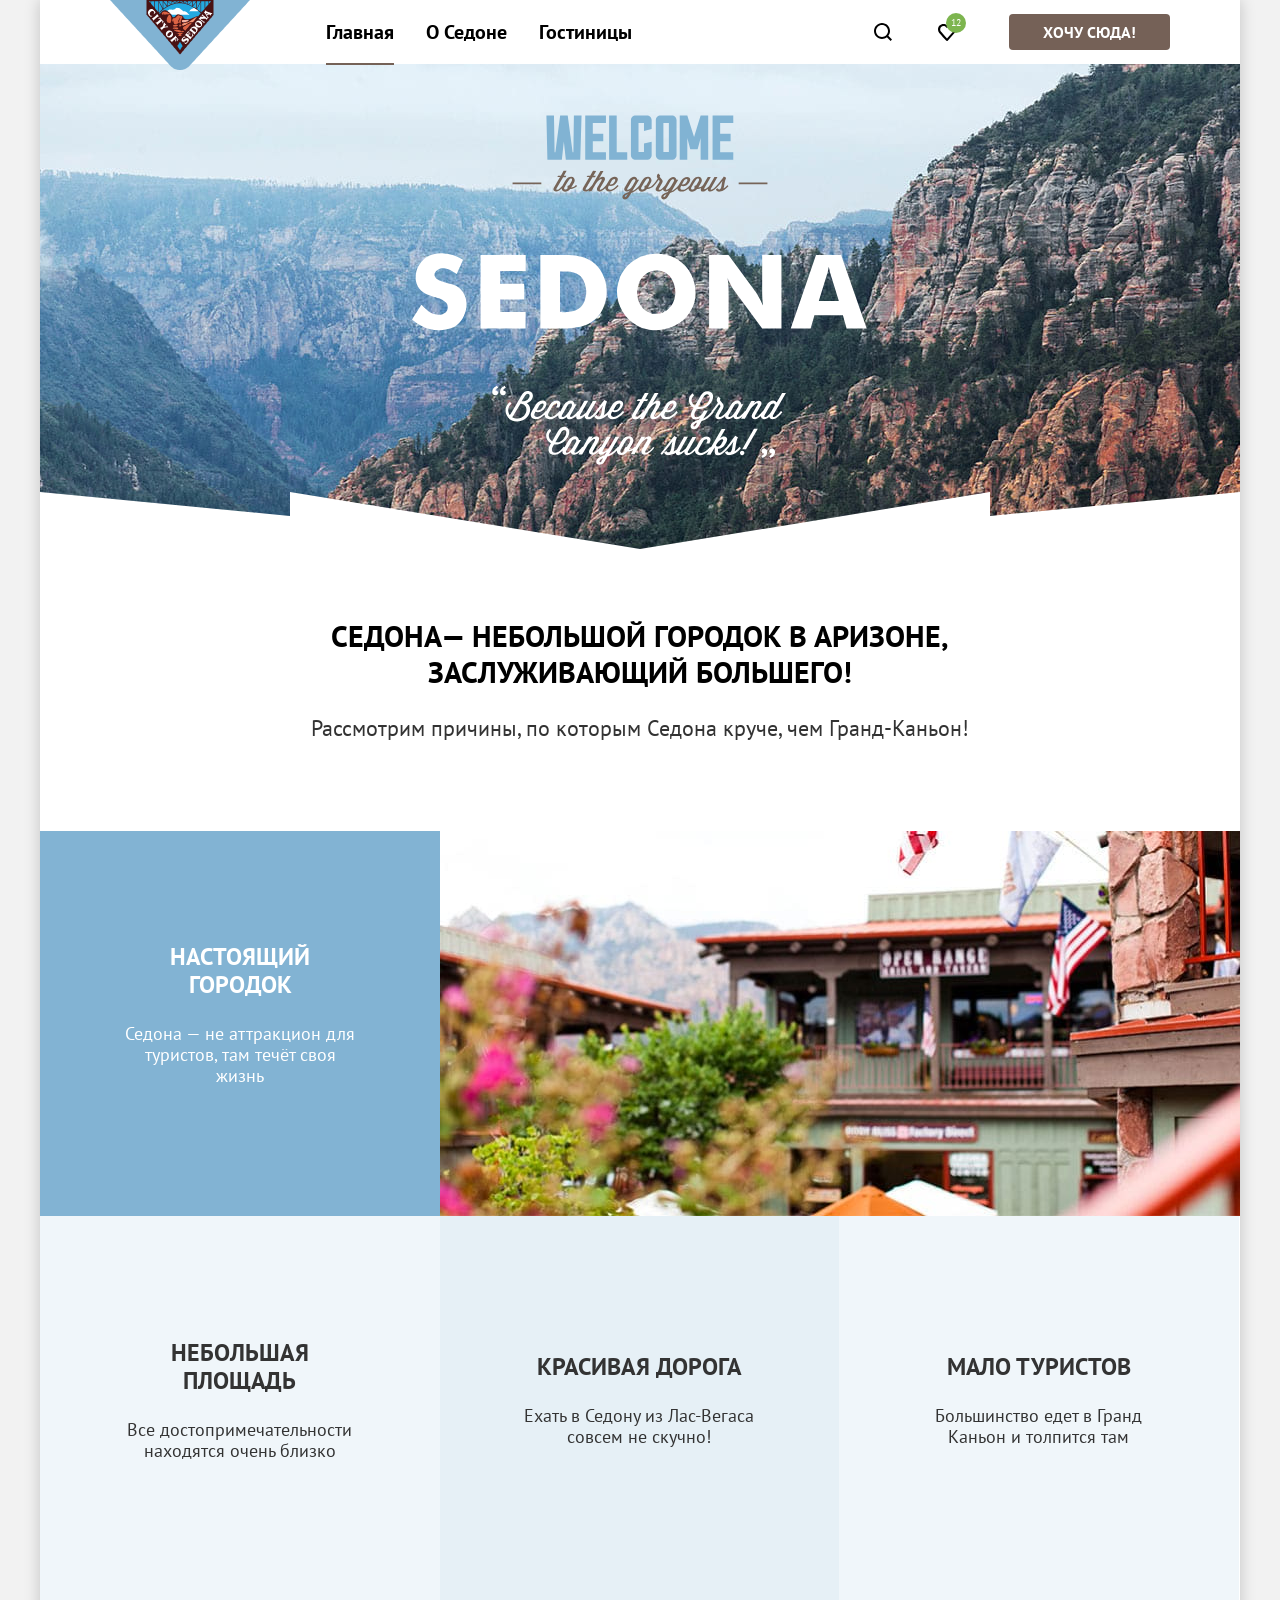
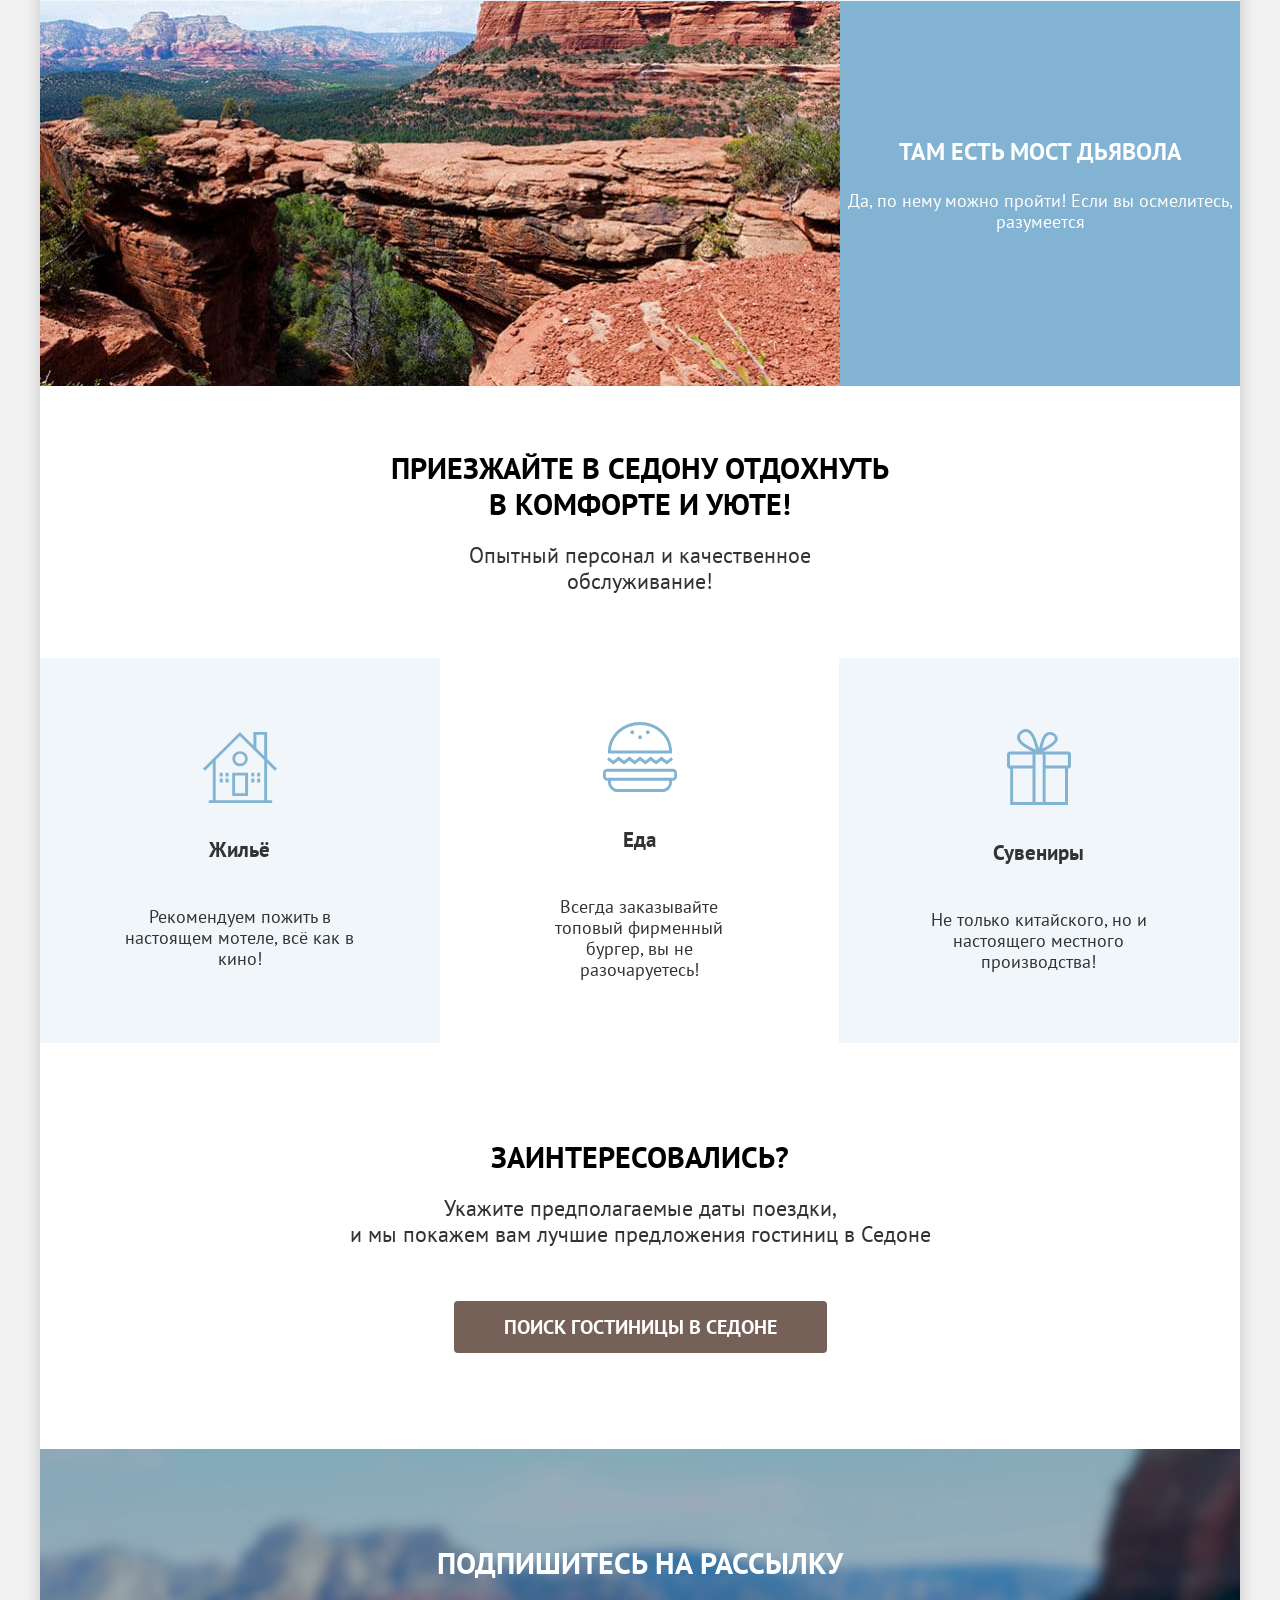
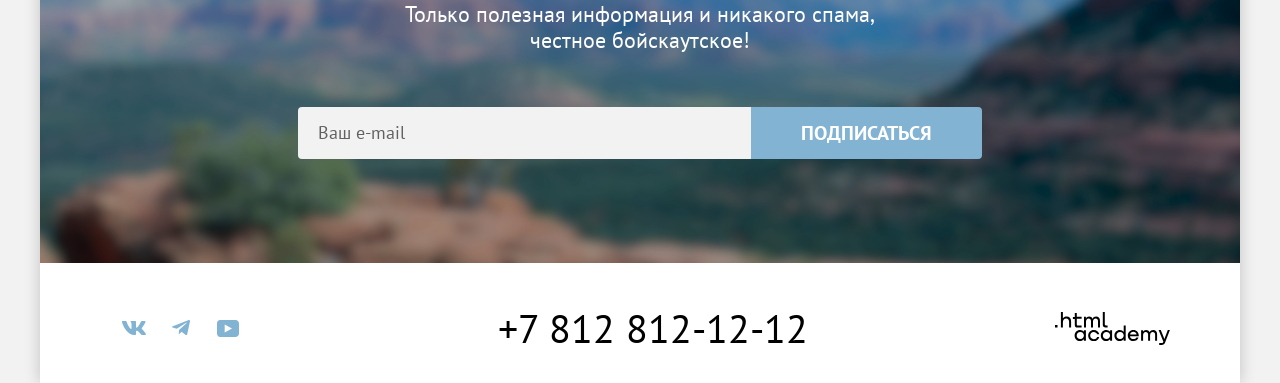
<file: index.html>
<!DOCTYPE html>
<html lang="ru">

<head>
  <meta charset="utf-8">
  <meta name="viewport" content="width=device-width, initial-scale=1">
  <title>HTML Academy: Седона</title>
  <link rel="stylesheet" href="styles/styles.css">
  <link rel="icon" href="favicon.ico">
  <link rel="icon" type="image/png" sizes="32x32" href="images/favicon.png">
</head>

<body>
  <div class="container">
    <header class="header" data-test="header">
      <a class="header-logo" href="index.html">
        <img src="images/logo.png" width="140" height="70" alt="Логотип города Седона">
      </a>
      <nav class="menu">
        <ul class="list-reset menu-list">
          <li class="menu-item">
            <a class="menu-link menu-link-active">Главная</a>
          </li>
          <li class="menu-item">
            <a class="menu-link" href="#">О Седоне</a>
          </li>
          <li class="menu-item">
            <a class="menu-link" href="catalog.html">Гостиницы</a>
          </li>
        </ul>
      </nav>
      <div class="user">
        <a class="search-item" href="#">
          <span class="visually-hidden">Поиск</span>
        </a>
        <a class="favourites-item" href="#">
          <span class="favourites-count">12</span>
          <span class="visually-hidden">Избранное</span>
        </a>
        <a class="button" href="#">Хочу сюда!</a>
      </div>
    </header>

    <main data-test="main">
      <section class="hero" data-test="hero">
        <h1 class="visually-hidden">Седона — город в Аризоне</h1>
        <img class="hero-img" src="images/welcome-text.svg" width="456" height="351" alt="Welcome to the gorgeous. Sedona. Because the Grand Canyon sucks.">
      </section>
      <section class="advantages" data-test="advantages">
        <h2 class="visually-hidden">Преимущества городка Седона</h2>
        <p class="section-title">Седона— небольшой городок в Аризоне, заслуживающий большего!</p>
        <p class="section-item-text">Рассмотрим причины, по которым Седона круче, чем Гранд-Каньон!</p>

        <ul class="advantages-list">
          <li class="advantages-item advantages-item-dark">
            <div class="advantages-box">
              <h3 class="advantages-item-title">Настоящий городок</h3>
              <div class="advantages-line"></div>
              <p class="advantages-text">Седона — не аттракцион для туристов, там течёт своя жизнь</p>
            </div>

            <img class="advantages-item-img" src="images/city.jpg" width="800" height="385" alt="Город Седона">
          </li>

          <li class="advantages-item">
            <h3 class="advantages-item-title">Небольшая площадь</h3>
            <div class="advantages-line"></div>
            <p class="advantages-text">Все достопримечательности находятся очень близко</p>
          </li>

          <li class="advantages-item">
            <h3 class="advantages-item-title">Красивая дорога</h3>
            <div class="advantages-line"></div>
            <p class="advantages-text">Ехать в Седону из Лас-Вегаса совсем не скучно!</p>
          </li>

          <li class="advantages-item">
            <h3 class="advantages-item-title">Мало туристов</h3>
            <div class="advantages-line"></div>
            <p class="advantages-text">Большинство едет в Гранд Каньон и толпится там</p>
          </li>

          <li class="advantages-item advantages-item-dark advantages-item-reverse">
            <div class="advantages-item-text-block">
              <h3 class="advantages-item-title">Там есть мост дьявола</h3>
              <div class="advantages-line"></div>
              <p class="advantages-text">Да, по нему можно пройти! Если вы осмелитесь, разумеется</p>
            </div>
            <img class="advantages-img" src="images/sedona-2.jpg" width="800" height="385" alt="Мост дьявола">
          </li>
        </ul>
      </section>

      <section class="reasons" data-test="reasons">
        <h2 class="visually-hidden">Приглашение в Седону</h2>
        <p class="section-title">Приезжайте в Седону отдохнуть в комфорте и уюте!</p>
        <p class="section-item-text">Опытный персонал и качественное обслуживание!</p>
        <ul class="reasons-list">
          <li class="reasons-item">
            <img class="reasons-img" src="images/house.svg" width="75" height="72" alt="Жилье">
            <h3 class="item-title reasons-item-title reasones-item-title-house">Жильё</h3>
            <p class="item-text reasons-item-text">Рекомендуем пожить в настоящем мотеле, всё как в кино!</p>
          </li>

          <li class="reasons-item">
            <img class="reasons-img" src="images/food.svg" width="75" height="72" alt="Еда">
            <h3 class="item-title reasons-item-title reasones-item-title-eat">Еда</h3>
            <p class="item-text reasons-item-text">Всегда заказывайте топовый фирменный бургер, вы не разочаруетесь!</p>
          </li>

          <li class="reasons-item">
            <img class="reasons-img" src="images/souvenirs.svg" width="75" height="72" alt="Сувениры">
            <h3 class="item-title reasons-item-title reasones-item-title-souvenirs">Сувениры</h3>
            <p class="item-text reasons-item-text">Не только китайского, но и настоящего местного производства!</p>
          </li>
        </ul>
      </section>

      <section class="hotel-search" data-test="search">
        <h2 class="visually-hidden">Выбор гостиницы</h2>
        <p class="section-title">Заинтересовались?</p>
        <p class="section-item-text">Укажите предполагаемые даты поездки,
          <br> и мы покажем вам лучшие предложения гостиниц в Седоне</p>
        <a class="button hotel-search-button" href="catalog.html">Поиск гостиницы в Седоне</a>
      </section>

      <section class="newsletter" data-test="subscription">
        <h2 class="section-title">Подпишитесь на рассылку</h2>
        <p class="section-item-text">Только полезная информация и никакого спама,
          <br> честное бойскаутское!</p>
        <form class="newsletter-form" action="https://echo.htmlacademy.ru/" method="post">
          <label>
            <input class="newsletter-input-email" type="email" name="newsletter-email" placeholder="Ваш e-mail" required="required">
          </label>
          <input class="button newsletter-button" type="submit" value="Подписаться">
        </form>
      </section>
    </main>

    <footer class="footer" data-test="footer">
      <ul class="list-reset social-list">
        <li class="footer-social-item">
          <a class="footer-social-link" href="https://vk.com/htmlacademy">
            <svg aria-hidden="true" focusable="false" role="img" aria-label="Вконтакте." xmlns="http://www.w3.org/2000/svg" width="24" height="14" fill="none" viewBox="0 0 24 14"><path fill="#83b3d3" fill-rule="evenodd" d="M23.45.95c.17-.55 0-.95-.8-.95h-2.62c-.67 0-.98.35-1.14.73 0 0-1.34 3.2-3.23 5.27-.61.6-.89.8-1.22.8-.17 0-.42-.2-.42-.74V.95c0-.66-.18-.95-.74-.95H9.15c-.42 0-.67.3-.67.6 0 .61.95.76 1.05 2.5v3.8c0 .84-.16.99-.5.99-.88 0-3.05-3.21-4.33-6.89-.25-.71-.5-1-1.17-1H.9C.15 0 0 .35 0 .73c0 .68.89 4.07 4.14 8.55C6.32 12.34 9.38 14 12.16 14c1.67 0 1.88-.37 1.88-1v-2.32c0-.73.16-.88.69-.88.38 0 1.05.2 2.61 1.67C19.11 13.22 19.4 14 20.41 14h2.62c.75 0 1.13-.37.91-1.1-.24-.72-1.09-1.77-2.21-3.02-.62-.7-1.53-1.47-1.81-1.86-.4-.49-.28-.7 0-1.14 0 0 3.2-4.43 3.53-5.93" clip-rule="evenodd"/></svg>
          </a>
        </li>

        <li class="footer-social-item">
          <a class="footer-social-link" href="https://t.me/htmlacademy">
            <svg aria-hidden="true" focusable="false" role="img" aria-label="Telegram." xmlns="http://www.w3.org/2000/svg" width="18" height="16" fill="none" viewBox="0 0 18 16"><path fill="#83b3d3" d="M16.79.1.84 6.25c-1.09.43-1.08 1.04-.2 1.31l4.1 1.28 9.47-5.98c.44-.27.85-.12.52.18L7.05 9.96l-.28 4.22c.41 0 .6-.19.83-.41l1.99-1.93 4.13 3.05c.77.42 1.31.2 1.5-.7l2.72-12.8c.28-1.12-.43-1.62-1.16-1.3"/></svg>
          </a>
        </li>

        <li class="footer-social-item">
          <a class="footer-social-link" href="https://www.youtube.com/user/htmlacademyru">
            <svg aria-hidden="true" focusable="false" role="img" aria-label="Youtube." xmlns="http://www.w3.org/2000/svg" width="22" height="17" fill="none" viewBox="0 0 22 17"><path fill="#83b3d3" d="M18.6 0H3.18C1.31 0 0 1.6 0 3.4v10.1C0 15.4 1.31 17 3.17 17h15.66c1.64 0 3.17-1.6 3.17-3.4V3.4C21.78 1.6 20.47 0 18.6 0M7.67 12.54V4.46L15 8.5z"/></svg>
          </a>
        </li>
      </ul>

      <a class="footer-phone" href="tel:+78128121212">
          +7 812 812-12-12
        </a>

      <a class="footer-academy-link" href="https://htmlacademy.ru/intensive/htmlcss">
        <img src="images/html-academy.svg" width="115" height="33" alt="HTML Academy">
      </a>
    </footer>
  </div>
</body>

</html>
</file>
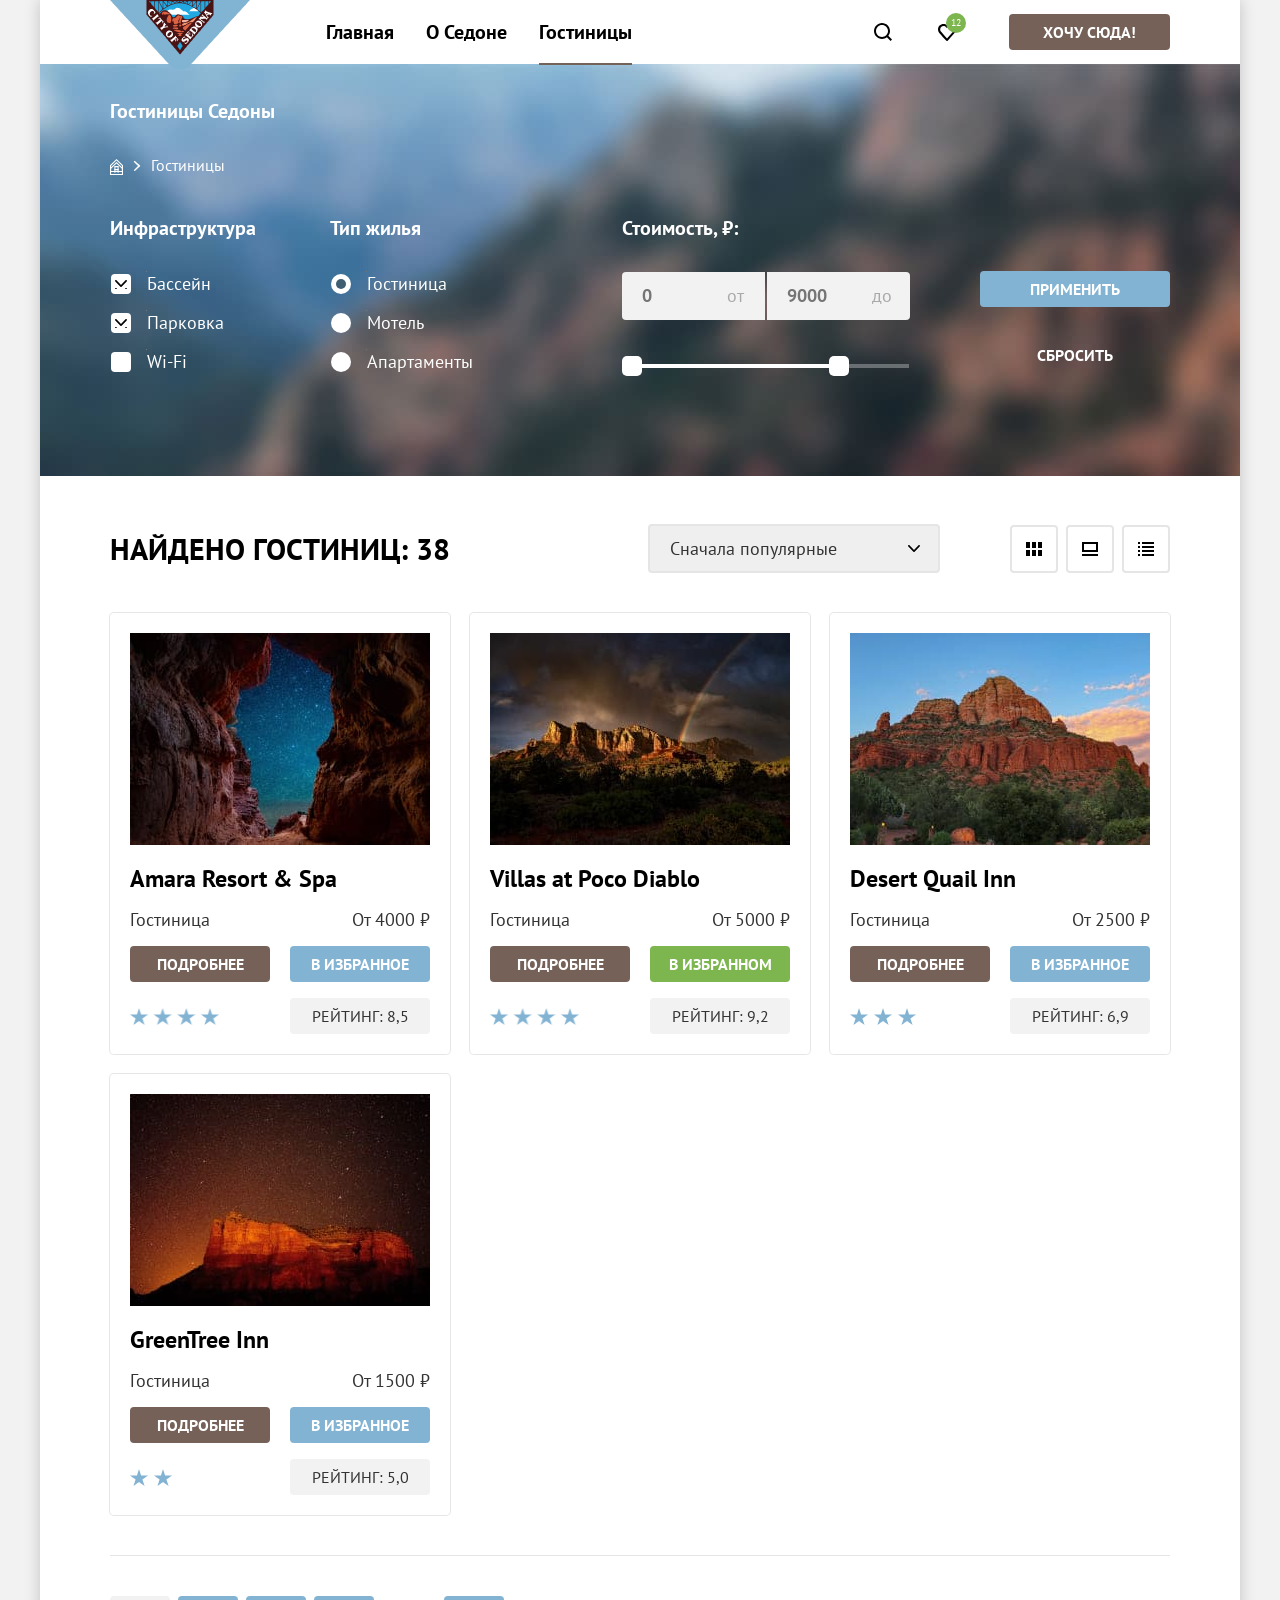
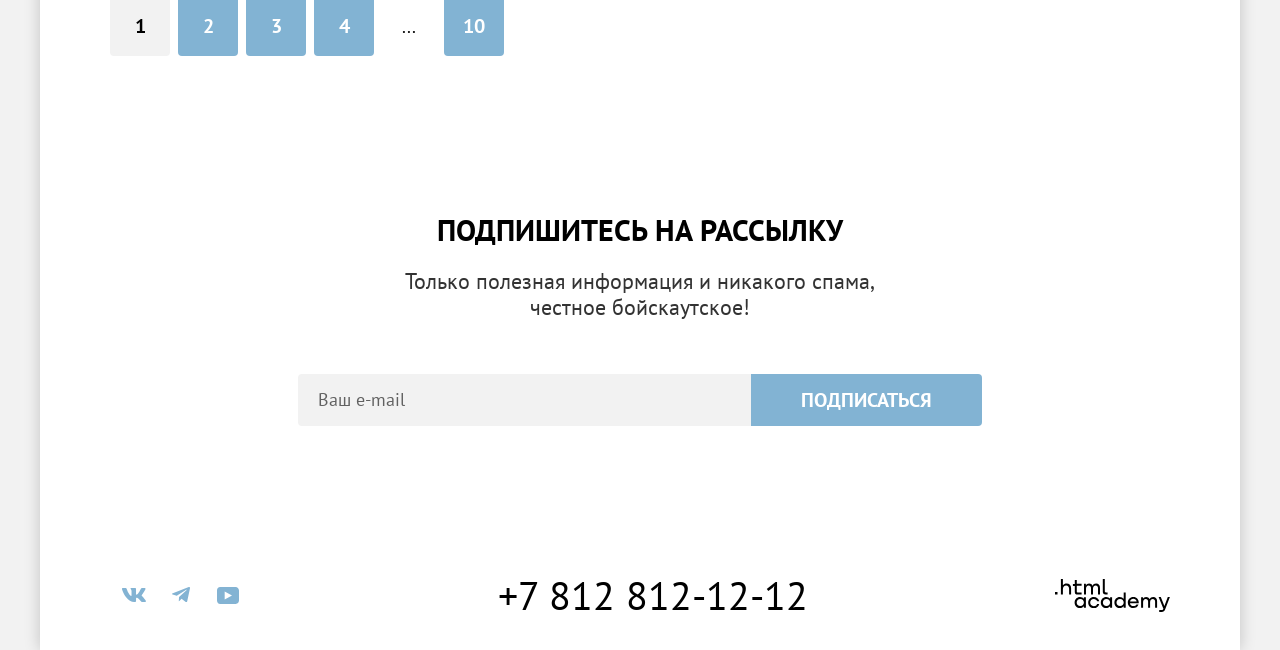
<file: catalog.html>
<!DOCTYPE html>
<html lang="ru">

<head>
  <meta charset="utf-8">
  <meta name="viewport" content="width=device-width, initial-scale=1">
  <title>HTML Academy: Гостиницы Седоны</title>
  <link rel="stylesheet" href="styles/styles.css">
  <link rel="icon" href="favicon.ico">
  <link rel="icon" type="image/png" sizes="32x32" href="images/favicon.png">
</head>

<body>
  <div class="container">
    <header class="header" data-test="header">
      <a class="header-logo" href="index.html">
        <img src="images/logo.png" width="140" height="70" alt="Логотип города Седона">
      </a>
      <nav class="menu">
        <ul class="list-reset menu-list">
          <li class="menu-item">
            <a class="menu-link">Главная</a>
          </li>
          <li class="menu-item">
            <a class="menu-link" href="#">О Седоне</a>
          </li>
          <li class="menu-item">
            <a class="menu-link menu-link-active" href="catalog.html">Гостиницы</a>
          </li>
        </ul>
      </nav>
      <div class="user">
        <a class="search-item" href="#">
          <span class="visually-hidden">Поиск</span>
        </a>
        <a class="favourites-item" href="#">
          <span class="favourites-count">12</span>
          <span class="visually-hidden">Избранное</span>
        </a>
        <a class="button" href="#">Хочу сюда!</a>
      </div>
    </header>

    <main data-test="main">

      <section class="filter" data-test="catalog">
        <h1 class="filter-title">Гостиницы Седоны</h1>
        <ul class="breadcrumbs list-reset">
          <li class="breadcrumbs-item">
            <a class="breadcrumbs-link breadcrumbs-link-main" href="index.html">
              <img class="image breadcrumbs-icon" src="images/main-page.svg" width="13" height="15" alt="Главная">
            </a>
          </li>
          <li class="breadcrumbs-item">
            <img class="image breadcrumbs-icon" src="images/breadcrumbs.png" width="8" height="20" alt="">
          </li>
          <li class="breadcrumbs-item">
            <a class="breadcrumbs-link">Гостиницы</a>
          </li>
        </ul>

        <form class="filter-catalog" method="post" action="https://echo.htmlacademy.ru">

          <fieldset class="filter-group">

            <legend class="filter-title">Инфраструктура</legend>
            <ul class="list-reset filter-list">
              <li class="filter-item">
                <label class="control">
                  <input class="visually-hidden control-input" type="checkbox" name="swimming-pool" checked>
                  <span class="control-mark"></span>
                  <span class="control-label">Бассейн</span>
                </label>
              </li>

              <li class="filter-item">
                <label class="control">
                  <input class="visually-hidden control-input" type="checkbox" name="parking" checked>
                  <span class="control-mark"></span>
                  <span class="control-label">Парковка</span>
                </label>
              </li>

              <li class="filter-item">
                <label class="control">
                  <input class="visually-hidden control-input" type="checkbox" name="wi-fi">
                  <span class="control-mark"></span>
                  <span class="control-label">Wi-Fi</span>
                </label>
              </li>
            </ul>
          </fieldset>

          <fieldset class="filter-group">
            <legend class="filter-title">Тип жилья</legend>

            <ul class="list-reset filter-list">
              <li class="filter-item">
                <label class="control">
                  <input class="visually-hidden control-input" type="radio" name="type-housing" value="hotel" checked>
                  <span class="control-mark"></span>
                  <span class="control-label">Гостиница</span>
                </label>
              </li>
              <li class="filter-item">
                <label class="control">
                  <input class="visually-hidden control-input" type="radio" name="type-housing" value="motel">
                  <span class="control-mark"></span>
                  <span class="control-label">Мотель</span>
                </label>
              </li>
              <li class="filter-item">
                <label class="control">
                  <input class="visually-hidden control-input" type="radio" name="type-housing" value="apartments">
                  <span class="control-mark"></span>
                  <span class="control-label">Апартаменты</span>
                </label>
              </li>
            </ul>
          </fieldset>
          <fieldset class="filter-group filter-group-price">
            <legend class="filter-title">Стоимость, ₽:</legend>
            <div class="range">
              <div class="range-wrapper-inputs">
                <label class="range-price-label">
                  <input class="range-min" type="text" name="price-from" placeholder="0">
                  <span class="range-from">от</span>
                </label>

                <label class="range-price-label">
                  <input class="range-max" type="text" name="price-to" placeholder="9000">
                  <span class="range-from">до</span>
                </label>
              </div>

              <div class="range-scale">
                <div class="range-price" style="left: 0; width: 226px;">
                  <button class="change-range change-range-min" type="button">
                    <span class="visually-hidden">Изменить минимальную цену</span>
                  </button>
                  <button class="change-range change-range-max" type="button">
                    <span class="visually-hidden">Изменить максимальную цену</span>
                  </button>
                </div>
              </div>
            </div>
          </fieldset>

          <div class="filter-buttons">
            <input class="button button-submit" type="submit" value="Применить">
            <input class="button button-reset" type="reset" value="Сбросить">
          </div>
        </form>
      </section>

      <section class="catalog" data-test="catalog">
        <div class="catalog-header">
          <h2 class="section-title">Найдено гостиниц: 38</h2>

          <select class="catalog-sorting" aria-label="Сортировка">
            <option value="popular">Сначала популярные</option>
            <option value="cheap">Сначала дешевые</option>
            <option value="expensive">Сначала дорогие</option>
          </select>

          <div class="catalog-view">
            <a class="catalog-view-button catalog-view-button-tiles" href="catalog.html?view=tile">
              <span class="visually-hidden">Показать плиткой</span>
            </a>
            <a class="catalog-view-button catalog-view-button-card" href="catalog.html?view=card">
              <span class="visually-hidden">Показать карточками</span>
            </a>
            <a class="catalog-view-button catalog-view-button-list" href="catalog.html?view=list">
              <span class="visually-hidden">Показать списком</span>
            </a>
          </div>
        </div>

        <ul class="list-reset hotel-list">

          <li class="hotel-card">
            <a class="hotel-card-link" href="#">
              <img class="hotel-card-img" src="images/hotel-1.jpg" width="300" height="212" alt="Отель Amara Resort & Spa">
              <h3 class="hotel-card-title">Amara Resort & Spa</h3>
            </a>
            <div class="hotel-card-info">
              <p class="hotel-card-text hotel-card-inner">Гостиница</p>
              <p class="hotel-card-text hotel-card-inner">От 4000 ₽</p>
            </div>
            <div class="hotel-card-info">
              <a class="button button-more hotel-card-inner" href="#">Подробнее</a>
              <button class="button button-favorite hotel-card-inner" type="button">В избранное</button>
            </div>
            <div class="hotel-card-info">
              <div class="hotel-card-stars hotel-card-star-4">
                <span class="visually-hidden">Четыре звезды</span>
              </div>
              <p class="hotel-card-rating hotel-card-inner">Рейтинг: 8,5</p>
            </div>
          </li>
          <li class="hotel-card">
            <a class="hotel-card-link" href="#">
              <img class="hotel-card-img" src="images/hotel-2.jpg" width="300" height="212" alt="Отель Villas at Poco Diablo">
              <h3 class="hotel-card-title">Villas at Poco Diablo</h3>
            </a>
            <div class="hotel-card-info">
              <p class="hotel-card-text hotel-card-inner">Гостиница</p>
              <p class="hotel-card-text hotel-card-inner">От 5000 ₽</p>
            </div>
            <div class="hotel-card-info">
              <a class="button button-more hotel-card-inner" href="#">Подробнее</a>
              <button class="button button-add hotel-card-inner" type="button">В избранном</button>
            </div>
            <div class="hotel-card-info">
              <div class="hotel-card-stars hotel-card-star-4">
                <span class="visually-hidden">Четыре звезды</span>
              </div>
              <p class="hotel-card-rating hotel-card-inner">Рейтинг: 9,2</p>
            </div>
          </li>
          <li class="hotel-card">
            <a class="hotel-card-link" href="#">
              <img class="hotel-card-img" src="images/hotel-3.jpg" width="300" height="212" alt="Отель Desert Quail Inn">
              <h3 class="hotel-card-title">Desert Quail Inn</h3>
            </a>
            <div class="hotel-card-info">
              <p class="hotel-card-text hotel-card-inner">Гостиница</p>
              <p class="hotel-card-text hotel-card-inner">От 2500 ₽</p>
            </div>
            <div class="hotel-card-info">
              <a class="button button-more hotel-card-inner" href="#">Подробнее</a>
              <button class="button button-favorite hotel-card-inner" type="button">В избранное</button>
            </div>
            <div class="hotel-card-info">
              <div class="hotel-card-stars hotel-card-star-3">
                <span class="visually-hidden">Три звезды</span>
              </div>
              <p class="hotel-card-rating hotel-card-inner">Рейтинг: 6,9</p>
            </div>
          </li>
          <li class="hotel-card">
            <a class="hotel-card-link" href="#">
              <img class="hotel-card-img" src="images/hotel-4.jpg" width="300" height="212" alt="Отель Desert Quail Inn">
              <h3 class="hotel-card-title">GreenTree Inn</h3>
            </a>
            <div class="hotel-card-info">
              <p class="hotel-card-text hotel-card-inner">Гостиница</p>
              <p class="hotel-card-text hotel-card-inner">От 1500 ₽</p>
            </div>
            <div class="hotel-card-info">
              <a class="button button-more hotel-card-inner" href="#">Подробнее</a>
              <button class="button button-favorite hotel-card-inner" type="button">В избранное</button>
            </div>
            <div class="hotel-card-info">
              <div class="hotel-card-stars hotel-card-star-2">
                <span class="visually-hidden">Две звезды</span>
              </div>
              <p class="hotel-card-rating hotel-card-inner">Рейтинг: 5,0</p>
            </div>
          </li>
        </ul>
        <ul class="pagination list-reset">
          <li class="pagination-item">
            <a class="pagination-link pagination-current" href="">1</a>
          </li>
          <li class="pagination-item">
            <a class="pagination-link" href="#">2</a>
          </li>
          <li class="pagination-item">
            <a class="pagination-link" href="#">3</a>
          </li>
          <li class="pagination-item">
            <a class="pagination-link" href="#">4</a>
          </li>
          <li class="pagination-item">
            <span class="pagination-more">...</span>
          </li>
          <li class="pagination-item">
            <a class="pagination-link" href="#">10</a>
          </li>
        </ul>
      </section>

      <section class="newsletter newsletter-inner" data-test="subscribe">
        <h2 class="section-title">Подпишитесь на рассылку</h2>
        <p class="section-item-text">Только полезная информация и никакого спама,
          <br> честное бойскаутское!</p>
        <form class="newsletter-form" action="https://echo.htmlacademy.ru/" method="post">
          <label>
            <input class="newsletter-input-email" type="email" name="newsletter-email" placeholder="Ваш e-mail" required="required">
          </label>
          <input class="button newsletter-button" type="submit" value="Подписаться">
        </form>
      </section>
    </main>

    <footer class="footer" data-test="footer">
      <ul class="list-reset social-list">
        <li class="footer-social-item">
          <a class="footer-social-link" href="https://vk.com/htmlacademy">
            <svg aria-hidden="true" focusable="false" role="img" aria-label="Вконтакте." xmlns="http://www.w3.org/2000/svg" width="24" height="14" fill="none" viewBox="0 0 24 14"><path fill="#83b3d3" fill-rule="evenodd" d="M23.45.95c.17-.55 0-.95-.8-.95h-2.62c-.67 0-.98.35-1.14.73 0 0-1.34 3.2-3.23 5.27-.61.6-.89.8-1.22.8-.17 0-.42-.2-.42-.74V.95c0-.66-.18-.95-.74-.95H9.15c-.42 0-.67.3-.67.6 0 .61.95.76 1.05 2.5v3.8c0 .84-.16.99-.5.99-.88 0-3.05-3.21-4.33-6.89-.25-.71-.5-1-1.17-1H.9C.15 0 0 .35 0 .73c0 .68.89 4.07 4.14 8.55C6.32 12.34 9.38 14 12.16 14c1.67 0 1.88-.37 1.88-1v-2.32c0-.73.16-.88.69-.88.38 0 1.05.2 2.61 1.67C19.11 13.22 19.4 14 20.41 14h2.62c.75 0 1.13-.37.91-1.1-.24-.72-1.09-1.77-2.21-3.02-.62-.7-1.53-1.47-1.81-1.86-.4-.49-.28-.7 0-1.14 0 0 3.2-4.43 3.53-5.93" clip-rule="evenodd"/></svg>
            </a>
          </li>

        <li class="footer-social-item">
          <a class="footer-social-link" href="https://t.me/htmlacademy">
            <span class="visually-hidden">Telegram</span>
              <svg aria-hidden="true" focusable="false" role="img" aria-label="Telegram." xmlns="http://www.w3.org/2000/svg" width="18" height="16" fill="none" viewBox="0 0 18 16"><path fill="#83b3d3" d="M16.79.1.84 6.25c-1.09.43-1.08 1.04-.2 1.31l4.1 1.28 9.47-5.98c.44-.27.85-.12.52.18L7.05 9.96l-.28 4.22c.41 0 .6-.19.83-.41l1.99-1.93 4.13 3.05c.77.42 1.31.2 1.5-.7l2.72-12.8c.28-1.12-.43-1.62-1.16-1.3"/></svg>
          </a>
        </li>

        <li class="footer-social-item">
          <a class="footer-social-link" href="https://www.youtube.com/user/htmlacademyru">
            <svg aria-hidden="true" focusable="false" role="img" aria-label="Youtube." xmlns="http://www.w3.org/2000/svg" width="22" height="17" fill="none" viewBox="0 0 22 17"><path fill="#83b3d3" d="M18.6 0H3.18C1.31 0 0 1.6 0 3.4v10.1C0 15.4 1.31 17 3.17 17h15.66c1.64 0 3.17-1.6 3.17-3.4V3.4C21.78 1.6 20.47 0 18.6 0M7.67 12.54V4.46L15 8.5z"/></svg>
          </a>
        </li>
      </ul>
      <a class="footer-phone" href="tel:+78128121212">
          +7 812 812-12-12
        </a>
      <a class="footer-academy-link" href="https://htmlacademy.ru/intensive/htmlcss">
        <img src="images/html-academy.svg" width="115" height="33" alt="HTML Academy">
      </a>
    </footer>
  </div>
</body>

</html>
</file>
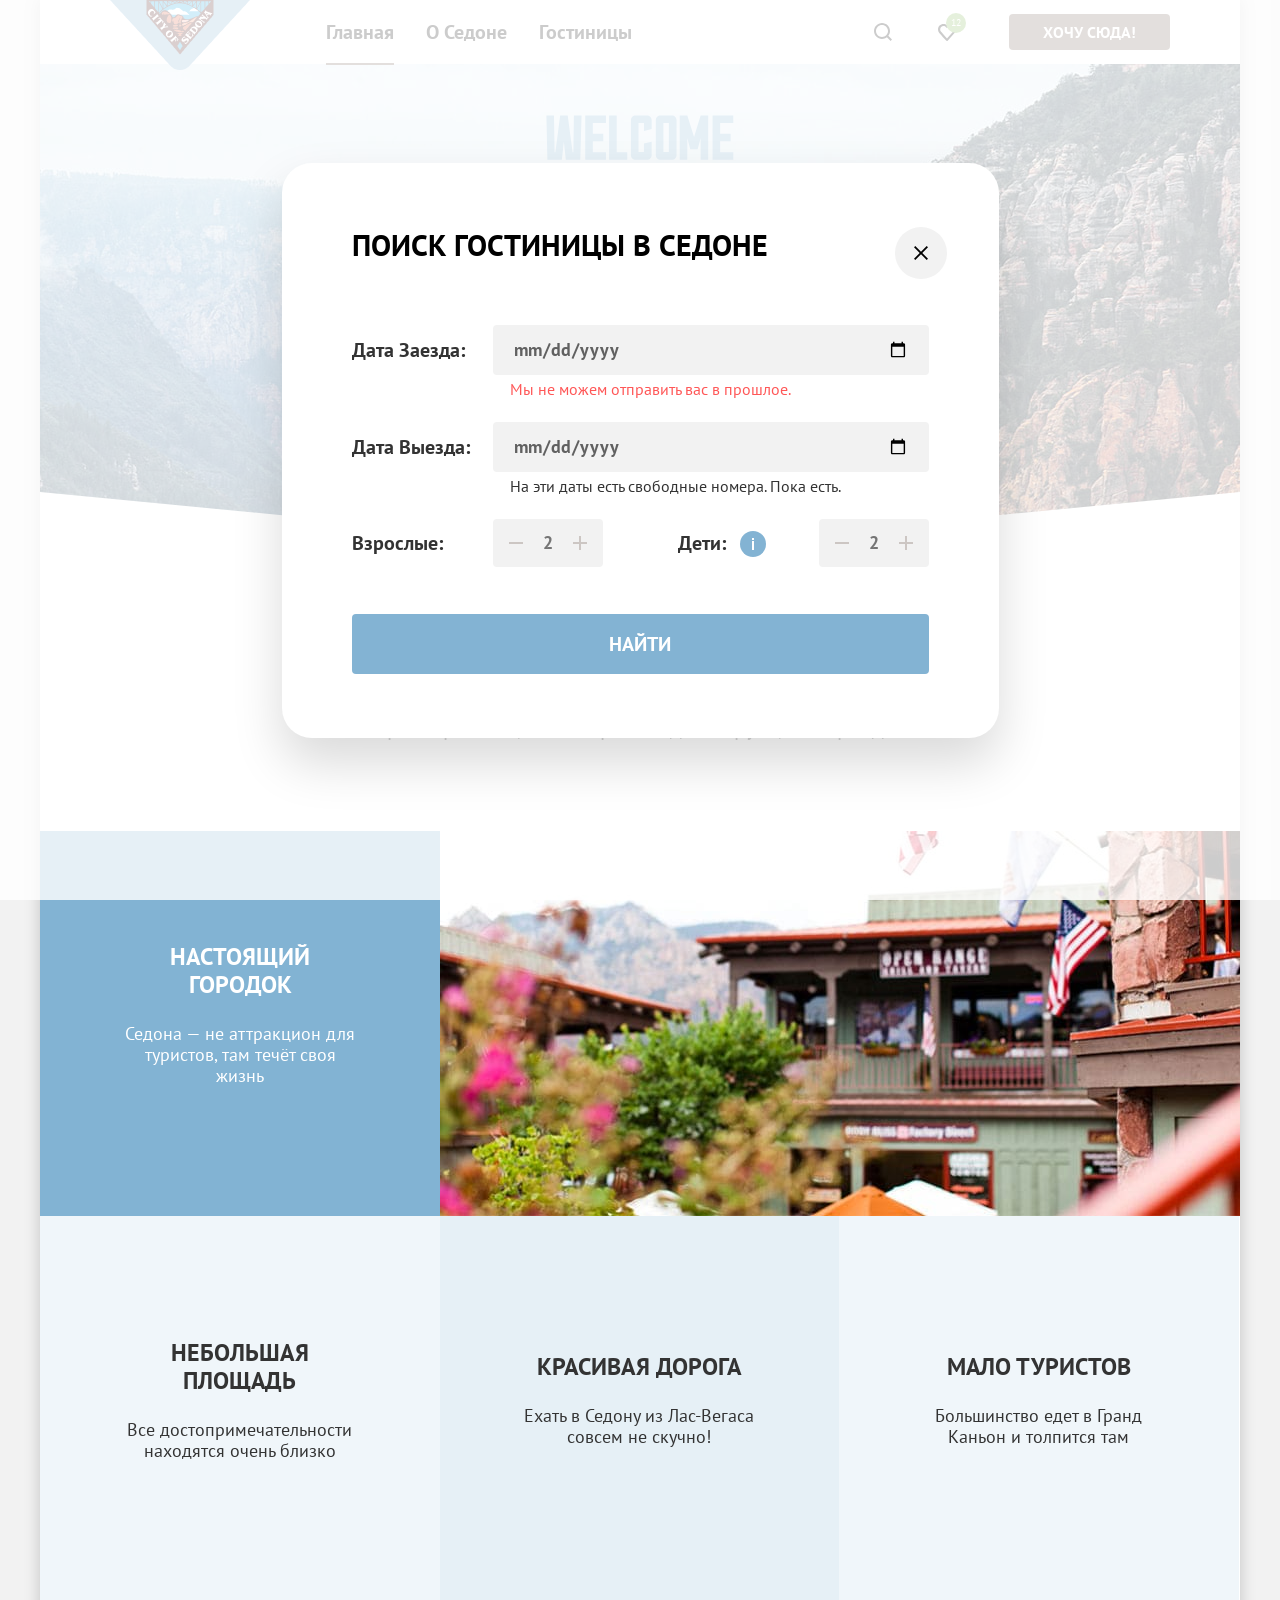
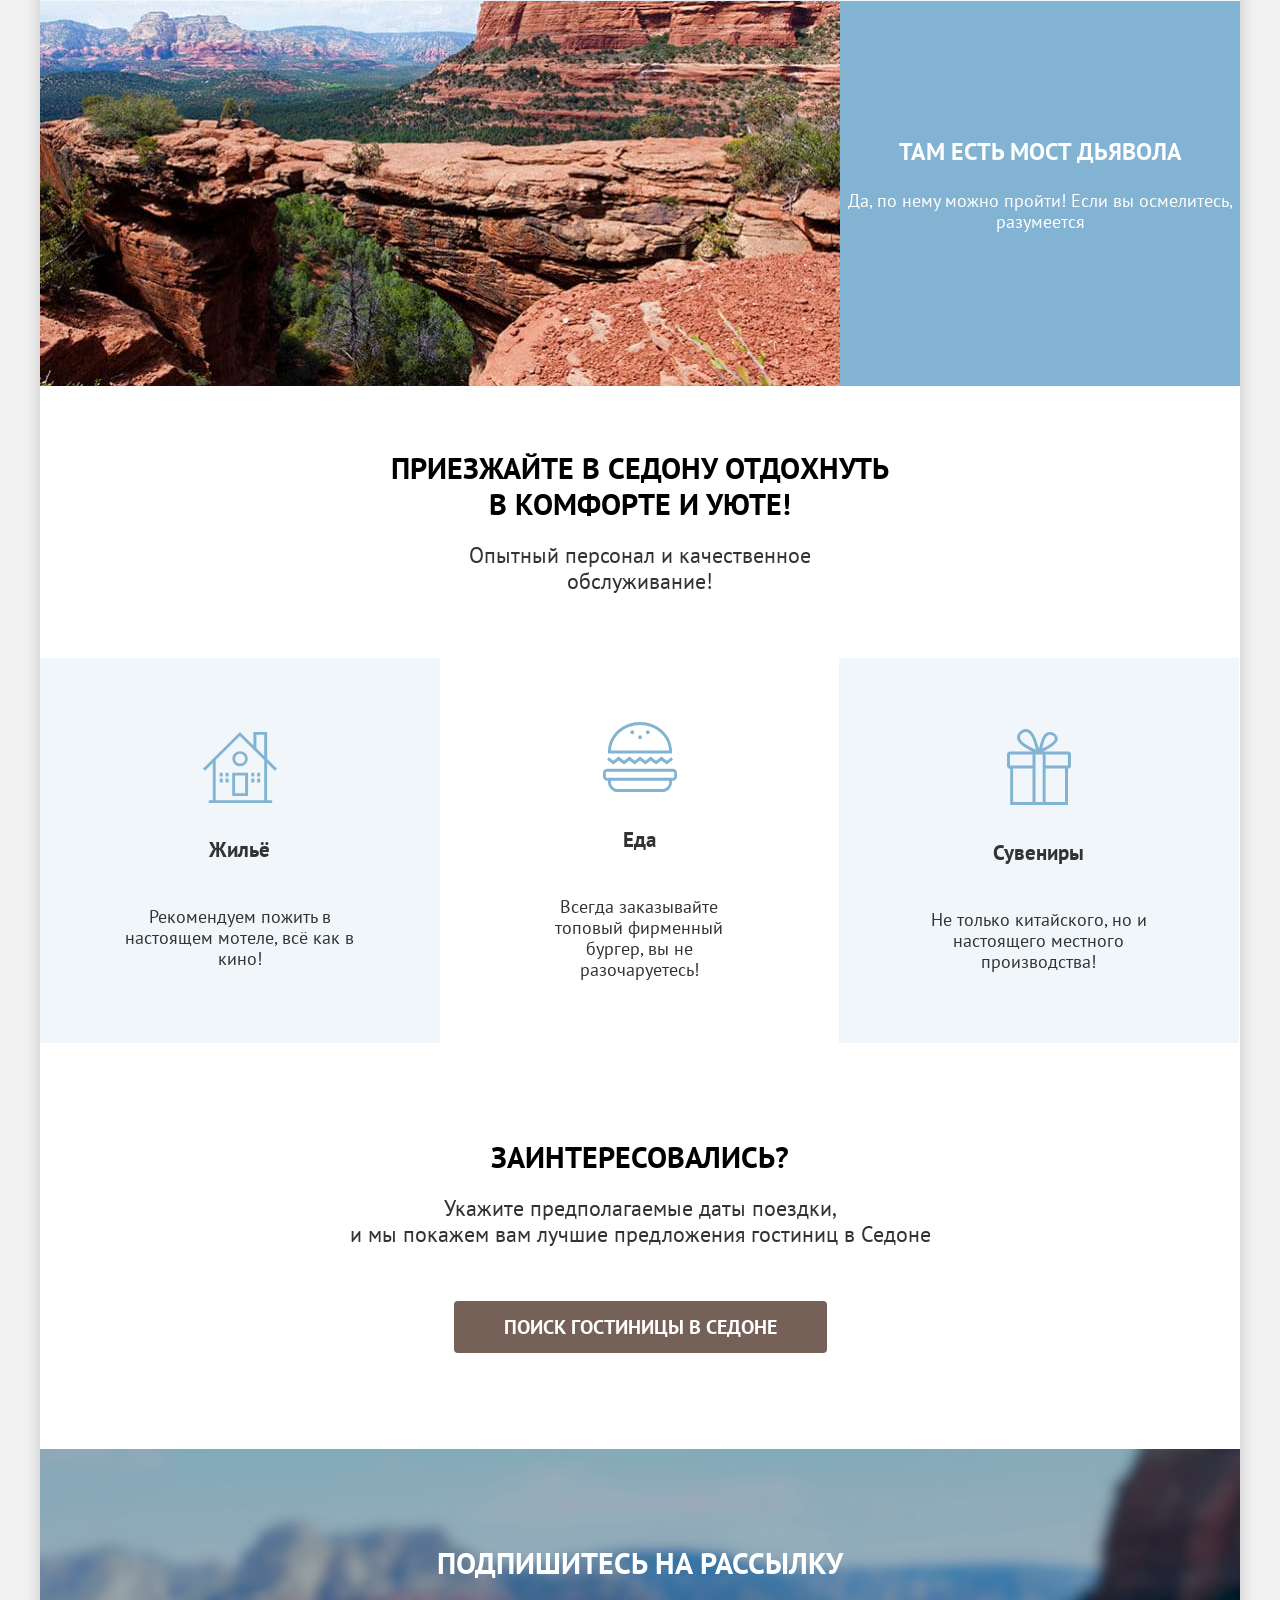
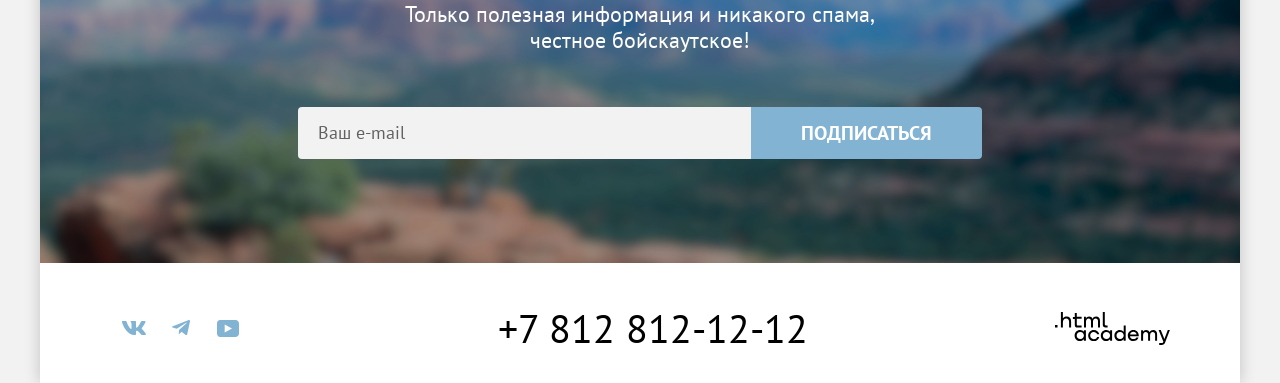
<file: modal.html>
<!DOCTYPE html>
<html lang="ru">

<head>
  <meta charset="utf-8">
  <meta name="viewport" content="width=device-width, initial-scale=1">
  <title>HTML Academy: Седона</title>
  <link rel="stylesheet" href="styles/styles.css">
  <link rel="icon" href="favicon.ico">
  <link rel="icon" type="image/png" sizes="32x32" href="images/favicon.png">
</head>

<body>
  <div class="modal-overlay">
    <div class="modal-container">
      <div class="modal" data-test="modal">
        <p class="modal-title">Поиск гостиницы в Седоне</p>
        <button class="modal-close-button" type="button">
          <svg aria-hidden="true" focusable="false" role="img" aria-label="Закрыть." width="14" height="14" viewBox="0 0 14 14" fill="none" xmlns="http://www.w3.org/2000/svg">
            <path d="M14 1.29231L12.7077 0L7 5.70769L1.29231 0L0 1.29231L5.70769 7L0 12.7077L1.29231 14L7 8.29231L12.7077 14L14 12.7077L8.29231 7L14 1.29231Z" />
          </svg>
        </button>
        <form class="form" action="https://echo.htmlacademy.ru/" method="post">
          <div class="form-block">
            <label class="form-label" for="check-in-date">Дата Заезда:</label>
            <input class="form-input" id="check-in-date" type="date" name="check-in-date" required>
            <span class="form-input-message form-input-error">Мы не можем отправить вас в прошлое.
            </span>
          </div>
          <div class="form-block">
            <label class="form-label" for="departure-date">Дата Выезда:</label>
            <input class="form-input" id="departure-date" type="date" name="departure-date" required>
            <span class="form-input-message form-input-valid">На эти даты есть свободные номера. Пока есть.</span>
          </div>
          <div class="form-container">
            <div class="form-block">
              <label class="form-label" for="number-adults">Взрослые:</label>
              <div class="form-number-block">
                <button class="form-number-button form-number-button-minus" type="button">
                  <svg aria-hidden="true" focusable="false" role="img" aria-label="Уменьшить." width="14" height="2" viewBox="0 0 14 2" fill="none" xmlns="http://www.w3.org/2000/svg">
                    <path d="M0 0L0 2L14 2V0L0 0Z" />
                  </svg>
                </button>
                <input class="form-number" id="number-adults" type="number" name="number-adults" placeholder="2">
                <button class="form-number-button form-number-button-plus" type="button">
                  <svg aria-hidden="true" focusable="false" role="img" aria-label="Увеличить." width="14" height="14" viewBox="0 0 14 14" fill="none" xmlns="http://www.w3.org/2000/svg">
                    <path d="M14 6H8V0H6V6H0V8H6V14H8V8H14V6Z" />
                  </svg>
                </button>
              </div>
              <span class="form-input-message"></span>
            </div>
            <div class="form-block">
              <label class="form-label" for="number-children">Дети:</label>
              <span class="tooltip">
                <button class="tooltip-toggle" type="button" aria-labelledby="tooltip-label-date">
                  <svg aria-hidden="true" focusable="false" role="img" aria-label="Пояснение." width="26" height="26" viewBox="0 0 26 26" fill="none" xmlns="http://www.w3.org/2000/svg">
                    <circle cx="13" cy="13" r="13" fill="#83B3D3"/>
                    <path fill-rule="evenodd" clip-rule="evenodd" d="M12 7H14V9H12V7ZM14 19H12V10H14V19Z" fill="white"/>
                  </svg>
                </button>
                <span class="tooltip-text" role="tooltip" id="tooltip-label-date">
                  Укажите количество детей, которые будут с вами, возраст которых от 6 до 18 лет. Дети до 6 лет размещаются бесплатно.
                </span>
              </span>
              <div class="form-number-block">
                <button class="form-number-button form-number-button-minus" type="button">
                  <svg aria-hidden="true" focusable="false" role="img" aria-label="Уменьшить." width="14" height="2" viewBox="0 0 14 2" fill="none" xmlns="http://www.w3.org/2000/svg">
                    <path d="M0 0L0 2L14 2V0L0 0Z" />
                  </svg>
                </button>
                <input class="form-number" id="number-children" type="number" name="number-children" placeholder="2">
                <button class="form-number-button form-number-button-plus" type="button">
                  <svg aria-hidden="true" focusable="false" role="img" aria-label="Увеличить" width="14" height="14" viewBox="0 0 14 14" fill="none" xmlns="http://www.w3.org/2000/svg">
                    <path d="M14 6H8V0H6V6H0V8H6V14H8V8H14V6Z" />
                  </svg>
                </button>
              </div>
              <span class="form-input-message"></span>
            </div>
          </div>
          <input class="button form-search-button" type="submit" value="Найти">
        </form>
      </div>
    </div>
  </div>
  <div class="container">
    <header class="header" data-test="header">
      <a class="header-logo" href="index.html">
        <img src="images/logo.png" width="140" height="70" alt="Логотип города Седона">
      </a>
      <nav class="menu">
        <ul class="list-reset menu-list">
          <li class="menu-item">
            <a class="menu-link menu-link-active">Главная</a>
          </li>
          <li class="menu-item">
            <a class="menu-link" href="#">О Седоне</a>
          </li>
          <li class="menu-item">
            <a class="menu-link" href="catalog.html">Гостиницы</a>
          </li>
        </ul>
      </nav>
      <div class="user">
        <a class="search-item" href="#">
          <span class="visually-hidden">Поиск</span>
        </a>
        <a class="favourites-item" href="#">
          <span class="favourites-count">12</span>
          <span class="visually-hidden">Избранное</span>
        </a>
        <a class="button" href="#">Хочу сюда!</a>
      </div>
    </header>

    <main data-test="main">
      <section class="hero" data-test="hero">
        <h1 class="visually-hidden">Седона — город в Аризоне</h1>
        <img class="hero-img" src="images/welcome-text.svg" width="456" height="351" alt="Welcome to the gorgeous. Sedona. Because the Grand Canyon sucks.">
      </section>
      <section class="advantages" data-test="advantages">
        <h2 class="visually-hidden">Преимущества городка Седона</h2>
        <p class="section-title">Седона— небольшой городок в Аризоне, заслуживающий большего!</p>
        <p class="section-item-text">Рассмотрим причины, по которым Седона круче, чем Гранд-Каньон!</p>

        <ul class="advantages-list">
          <li class="advantages-item advantages-item-dark">
            <div class="advantages-box">
              <h3 class="advantages-item-title">Настоящий городок</h3>
              <div class="advantages-line"></div>
              <p class="advantages-text">Седона — не аттракцион для туристов, там течёт своя жизнь</p>
            </div>

            <img class="advantages-item-img" src="images/city.jpg" width="800" height="385" alt="Город Седона">
          </li>

          <li class="advantages-item">
            <h3 class="advantages-item-title">Небольшая площадь</h3>
            <div class="advantages-line"></div>
            <p class="advantages-text">Все достопримечательности находятся очень близко</p>
          </li>

          <li class="advantages-item">
            <h3 class="advantages-item-title">Красивая дорога</h3>
            <div class="advantages-line"></div>
            <p class="advantages-text">Ехать в Седону из Лас-Вегаса совсем не скучно!</p>
          </li>

          <li class="advantages-item">
            <h3 class="advantages-item-title">Мало туристов</h3>
            <div class="advantages-line"></div>
            <p class="advantages-text">Большинство едет в Гранд Каньон и толпится там</p>
          </li>

          <li class="advantages-item advantages-item-dark advantages-item-reverse">
            <div class="advantages-item-text-block">
              <h3 class="advantages-item-title">Там есть мост дьявола</h3>
              <div class="advantages-line"></div>
              <p class="advantages-text">Да, по нему можно пройти! Если вы осмелитесь, разумеется</p>
            </div>
            <img class="advantages-img" src="images/sedona-2.jpg" width="800" height="385" alt="Мост дьявола">
          </li>
        </ul>
      </section>

      <section class="reasons" data-test="reasons">
        <h2 class="visually-hidden">Приглашение в Седону</h2>
        <p class="section-title">Приезжайте в Седону отдохнуть в комфорте и уюте!</p>
        <p class="section-item-text">Опытный персонал и качественное обслуживание!</p>
        <ul class="reasons-list">
          <li class="reasons-item">
            <img class="reasons-img" src="images/house.svg" width="75" height="72" alt="Жилье">
            <h3 class="item-title reasons-item-title reasones-item-title-house">Жильё</h3>
            <p class="item-text reasons-item-text">Рекомендуем пожить в настоящем мотеле, всё как в кино!</p>
          </li>

          <li class="reasons-item">
            <img class="reasons-img" src="images/food.svg" width="75" height="72" alt="Еда">
            <h3 class="item-title reasons-item-title reasones-item-title-eat">Еда</h3>
            <p class="item-text reasons-item-text">Всегда заказывайте топовый фирменный бургер, вы не разочаруетесь!</p>
          </li>

          <li class="reasons-item">
            <img class="reasons-img" src="images/souvenirs.svg" width="75" height="72" alt="Сувениры">
            <h3 class="item-title reasons-item-title reasones-item-title-souvenirs">Сувениры</h3>
            <p class="item-text reasons-item-text">Не только китайского, но и настоящего местного производства!</p>
          </li>
        </ul>
      </section>

      <section class="hotel-search" data-test="search">
        <h2 class="visually-hidden">Выбор гостиницы</h2>
        <p class="section-title">Заинтересовались?</p>
        <p class="section-item-text">Укажите предполагаемые даты поездки,
          <br> и мы покажем вам лучшие предложения гостиниц в Седоне</p>
        <a class="button hotel-search-button" href="catalog.html">Поиск гостиницы в Седоне</a>
      </section>

      <section class="newsletter" data-test="subscription">
        <h2 class="section-title">Подпишитесь на рассылку</h2>
        <p class="section-item-text">Только полезная информация и никакого спама,
          <br> честное бойскаутское!</p>
        <form class="newsletter-form" action="https://echo.htmlacademy.ru/" method="post">
          <label>
            <input class="newsletter-input-email" type="email" name="newsletter-email" placeholder="Ваш e-mail" required="required">
          </label>
          <input class="button newsletter-button" type="submit" value="Подписаться">
        </form>
      </section>
    </main>

    <footer class="footer" data-test="footer">
      <ul class="list-reset social-list">
        <li class="footer-social-item">
          <a class="footer-social-link" href="https://vk.com/htmlacademy">
            <svg aria-hidden="true" focusable="false" role="img" aria-label="Вконтакте." xmlns="http://www.w3.org/2000/svg" width="24" height="14" fill="none" viewBox="0 0 24 14"><path fill="#83b3d3" fill-rule="evenodd" d="M23.45.95c.17-.55 0-.95-.8-.95h-2.62c-.67 0-.98.35-1.14.73 0 0-1.34 3.2-3.23 5.27-.61.6-.89.8-1.22.8-.17 0-.42-.2-.42-.74V.95c0-.66-.18-.95-.74-.95H9.15c-.42 0-.67.3-.67.6 0 .61.95.76 1.05 2.5v3.8c0 .84-.16.99-.5.99-.88 0-3.05-3.21-4.33-6.89-.25-.71-.5-1-1.17-1H.9C.15 0 0 .35 0 .73c0 .68.89 4.07 4.14 8.55C6.32 12.34 9.38 14 12.16 14c1.67 0 1.88-.37 1.88-1v-2.32c0-.73.16-.88.69-.88.38 0 1.05.2 2.61 1.67C19.11 13.22 19.4 14 20.41 14h2.62c.75 0 1.13-.37.91-1.1-.24-.72-1.09-1.77-2.21-3.02-.62-.7-1.53-1.47-1.81-1.86-.4-.49-.28-.7 0-1.14 0 0 3.2-4.43 3.53-5.93" clip-rule="evenodd"/></svg>
          </a>
        </li>

        <li class="footer-social-item">
          <a class="footer-social-link" href="https://t.me/htmlacademy">
            <svg aria-hidden="true" focusable="false" role="img" aria-label="Telegram." xmlns="http://www.w3.org/2000/svg" width="18" height="16" fill="none" viewBox="0 0 18 16"><path fill="#83b3d3" d="M16.79.1.84 6.25c-1.09.43-1.08 1.04-.2 1.31l4.1 1.28 9.47-5.98c.44-.27.85-.12.52.18L7.05 9.96l-.28 4.22c.41 0 .6-.19.83-.41l1.99-1.93 4.13 3.05c.77.42 1.31.2 1.5-.7l2.72-12.8c.28-1.12-.43-1.62-1.16-1.3"/></svg>
          </a>
        </li>

        <li class="footer-social-item">
          <a class="footer-social-link" href="https://www.youtube.com/user/htmlacademyru">
            <svg aria-hidden="true" focusable="false" role="img" aria-label="Youtube." xmlns="http://www.w3.org/2000/svg" width="22" height="17" fill="none" viewBox="0 0 22 17"><path fill="#83b3d3" d="M18.6 0H3.18C1.31 0 0 1.6 0 3.4v10.1C0 15.4 1.31 17 3.17 17h15.66c1.64 0 3.17-1.6 3.17-3.4V3.4C21.78 1.6 20.47 0 18.6 0M7.67 12.54V4.46L15 8.5z"/></svg>
          </a>
        </li>
      </ul>

      <a class="footer-phone" href="tel:+78128121212">
          +7 812 812-12-12
        </a>

      <a class="footer-academy-link" href="https://htmlacademy.ru/intensive/htmlcss">
        <img src="images/html-academy.svg" width="115" height="33" alt="HTML Academy">
      </a>
    </footer>
  </div>
</body>

</html>
</file>
<file: styles/styles.css>
@font-face {
  font-family: "PT Sans";
  font-weight: 400;
  src: url("../fonts/ptsans-400.woff2") format("woff2");
  font-display: swap;
}

@font-face {
  font-family: "PT Sans";
  font-weight: 700;
  src: url("../fonts/ptsans-700.woff2") format("woff2");
  font-display: swap;
}

*,
*::before,
*::after {
  box-sizing: border-box;
}

html {
  height: 100%;
}

body {
  margin: 0;
  height: 100%;
  font-family: "PT Sans", sans-serif;
  font-weight: 400;
  font-size: 18px;
  line-height: 21px;
  color: #333;
  background-color: #f2f2f2;
}

.list-reset {
  margin: 0;
  padding: 0;
  list-style: none;
}

img {
  max-width: 100%;
  height: auto;
  object-fit: contain;
}


.container {
  margin: 0 auto;
  width: 1200px;
  max-width: 1200px;
  min-height: 100%;
  background-color: #fff;
  box-shadow: 0 0 15px rgba(0, 0, 0, 0.2);
}

.visually-hidden {
  position: absolute;
  width: 1px;
  height: 1px;
  margin: -1px;
  border: 0;
  padding: 0;
  white-space: nowrap;
  overflow: hidden;
}

.menu {
  margin-left: 200px;
  padding: 0;
  list-style: none;
}

.button {
  display: block;
  padding: 8px 34px;
  max-width: 200px;
  font-family: inherit;
  font-weight: 700;
  font-size: 16px;
  line-height: 20px;
  color: #fff;
  text-align: center;
  text-decoration: none;
  text-transform: uppercase;
  background-color: #756157;
  border-radius: 4px;
  border: 0;
  cursor: pointer;
}

.button:hover {
  background-color: #615048;
}

.button:focus-visible {
  outline: none;
  background-color: #615048;
}

.button:active {
  color: rgba(255, 255, 255, 0.3);
}

.button:disabled {
  background-color: #e5e5e5;
}

.button-submit,
.button-reset {
  padding: 8px 50px;
  max-width: 190px;
}

.button-submit {
  background-color: #82b3d3;
}

.button-reset {
  background: none;
}

.button-reset:hover {
  background: none;
  opacity: 0.6;
}

.button-reset:focus-visible {
  background: none;
  outline: 3px solid #83b3d3;
}

.button-reset:active {
  color: rgba(255, 255, 255, 0.3);
}

.button-reset:disabled {
  color: rgba(255, 255, 255, 0.1);
}

.button-more,
.button-add,
.button-favorites {
  max-width: 140px;
}

.button-more {
  padding: 8px;
}

.button-add {
  padding: 8px;
  background-color: #82b3d3;
}

.hotel-search-button {
  margin-bottom: 96px;
  padding: 8px 50px;
  max-width: 376px;
  font-size:20px;
  line-height: 36px;
}

.form-search-button {
  padding: 18px;
  width: 100%;
  max-width: 577px;
  font-size: 20px;
  line-height: 24px;
  background-color: #83b3d3;
}

.button-submit:hover,
.button-add:hover,
.subscription-button:hover,
.form-search-button:hover {
  background-color: #68a2ca;
}

.button-submit:focus-visible,
.button-add:focus-visible,
.subscription-button:focus-visible,
.form-search-button:focus-visible {
  outline: none;
  background-color: #68a2ca;
}

.button-favorite {
  padding: 8px;
  background-color: #82B3D3;
}

.button-favorite:hover {
  background-color: #68a2ca;
}

.button-add {
  background-color: #7DB54F;
}

.button-add:hover {
  background-color: #6c9e42;
}

.button-add:focus-visible {
  outline: none;
  background-color: #6c9e42;
}

.section-title {
  margin-top: 0;
  margin-bottom: 20px;
  font-weight: 700;
  font-size: 30px;
  line-height: 36px;
  color: #000;
  text-transform: uppercase;
}

.section-item-text {
  margin-top: 0;
  margin-bottom: 54px;
  font-size: 22px;
  line-height: 26px;
}

.advantages-item-title {
  margin-top: 0;
  font-size: 24px;
  font-weight: 700;
  line-height: 28px;
  text-transform: uppercase;
}

.advantages-text {
  margin-top: 0;
  font-size: 18px;
  line-height: 21px;
}

.header,
.footer {
  display: flex;
  justify-content: space-between;
  align-items: center;
  padding-left: 70px;
  padding-right: 70px;
}

.header {
  position: relative;
  height: 64px;
}

.header-logo {
  position:absolute;
  top: 0;
  left: 70px;
  z-index: 2;
}

.navigation {
  margin-left: 168px;
}

.menu-list {
  display: flex;
  flex-wrap: wrap;
}

.menu-item {
  font-weight: 700;
  font-size: 20px;
  line-height: 24px;
}

.menu-link {
  position: relative;
  display: block;
  padding: 20px 16px;
  text-decoration: none;
  color: #000;
}

.menu-link:not(.menu-link-active):active {
  opacity: 0.6;
}

.menu-link:focus {
  outline: none;
}

.menu-link:hover:after,
.menu-link-active:after,
.menu-link:focus:after {
  content: "";
  position: absolute;
  left: 16px;
  right: 16px;
  bottom: -1px;
  z-index: 1;
  display: block;
  width: auto;
  height: 2px;
  background-color: #756257;
}

.user {
  display: flex;
  flex-wrap: wrap;
  gap: 20px;
  align-items: center;
  flex-shrink: 0; 
}

.search-item {
  position: relative;
  display: block;
  padding: 24px 13px 23px;
  min-width: 44px;
  min-height: 65px;
  background: url("../images/search.svg") no-repeat center center;
}

.favourites-item {
  position: relative;
  display: block;
  margin-right: 20px;
  padding: 24px 13px 23px;
  min-width: 44px;
  min-height: 65px;
  background: url("../images/like.svg") no-repeat center center;
}

.favourites-count {
  position: absolute;
  top: 13px;
  right: 3px;
  display: block;
  padding-top: 5px;
  min-width: 20px;
  min-height: 20px;
  border-radius: 50%;
  background-color: #7DB54F;
  font-size: 10px;
  line-height: 10px;
  color: #fff;
  text-align: center;  
}

.search-item:hover:after,
.favourites-item:hover:after {
  content: "";
  position: absolute;
  left: 10px;
  right: 10px;
  bottom: -1px;
  z-index: 1;
  display: block;
  width: auto;
  height: 2px;
  background-color: #756257;
}

.search-item:focus,
.favourites:focus {
  outline: none;
}

.search-item:active,
.favourites:active {
  opacity: 0.6;
}

.hero {
  position: relative;
  margin-bottom: 69px;
  width: 1200px;
  min-height: 485px;
  background: #3F78A3 url("../images/welcome.jpg") no-repeat center center;
  background-size: cover; 
}

.hero::after {
  content: "";
  position: absolute;
  bottom: 0;
  width: 1200px;
  height: 57px;
  display: block;
  background: url("../images/white-decoration.svg") no-repeat center center;
  background-size: cover;
}

.hero-img {
  display: block;
  margin: 0 auto;
  padding-top: 51px;
}

.advantages, .reasons,
.hotel-search, .newsletter {
  display: flex;
  flex-direction: column;
  align-items: center;
  text-align: center;
}

.advantages {
  margin-bottom: 64px;
  width: 100%;
}

.advantages .section-title {
  margin-bottom: 25px;
  max-width: 620px;
}

.advantages .section-item-text {
  margin-bottom: 90px;
  max-width: 660px;
}

.advantages-list,
.reasons-list {
  display: flex;
  flex-wrap: wrap;
  width: 100%;
  align-items: stretch;
  padding: 0;
  margin: 0;
}

.advantages-item,
.advantages-box,
.reasons-item {
  display: flex;
  flex-direction: column;
  flex-basis: 33.3%;
  justify-content: center;
  align-items: center;
  padding: 60px 80px;
  min-height: 385px;
}

.advantages-item {
  background-color: rgba(131, 179, 211, .12);
}

.advantages-item:nth-child(3n) {
  background-color: rgba(131, 179, 211, .20);
}

.advantages-item-dark {
  display: flex;
  flex-direction: row;
  justify-content: center;
  
  flex-basis: 100%;
  padding: 0;
  background-color: #82B3D3;
  color: #fff;
}

.advantages-item-reverse {
  flex-direction: row-reverse;
}

.advantages-item-img {
  flex-basis: 66.66%;
}

.advantages-item .item-title {
  margin-bottom: 62px;
  max-width: 175px;
}

.advantages-item .item-text {
  margin-bottom: 0;
  max-width: 230px;
}

.reasons {
  margin-bottom: 96px;
}

.reasons .section-title {
  max-width: 505px;
}

.reasons .section-item-text {
  margin-bottom: 64px;
  max-width: 490px;  
}

.reasons-item {
  background-color: rgba(131, 179, 211, .12);  
}

.reasons-item:nth-child(3n+2) {
  background-color: #fff;
}

.reasons-item .item-title {
  margin-bottom: 28px;
  max-width: 230px;
}

.reasons-item .item-text {
  margin-bottom: 0;
  max-width: 230px;
}

.reasons-item-title:before {
  display: block;
  margin: 0 auto 24px;
  min-width: 74px;
  min-height: 72px;
}

.hotel-search .section-title,
.hotel-search .section-item-text {
  max-width: 600px;
}

.reasons-img {
  margin-bottom: 15px;
}

.breadcrumbs {
  display: flex;
  flex-wrap: wrap;
  align-items: center;
  margin-bottom: 40px;
}

.breadcrumbs-item {
  display: flex;
}

.breadcrumbs-item:not(:last-child) {
  margin-right: 10px;
}

.breadcrumbs-item:not(:last-child)::after {
  display: block;
  margin-top: -1px;
  margin-left: 10px;
  width: 8px;
  height: 12px;
}

.breadcrumbs-item:first-child::after {
  margin-top: -5px;
}

.breadcrumbs-link {
  font-size: 16px;
  line-height: 21px;
  color: #fff;
  text-decoration: none;
}

.breadcrumbs-link-main {
  display: block;
  width: 13px;
  height: 13px;
  background: url("../images/home-page.svg") no-repeat;
  background-size: cover;
}

.breadcrumbs-link[href]:hover {
  opacity: 0.6;
}

.breadcrumbs-link[href]:focus {
  outline: none;
}

.breadcrumbs-link[href]:active {
  opacity: 0.3;
}

.filter {
  padding: 35px 70px 70px;
  min-height: 412px;
  background: #6B8EB4 url("../images/filter.jpg") no-repeat;
  background-size: cover;
  font-size: 18px;
  line-height: 23px;
  color: #fff;
}

.filter-title {
  margin-top: 0;
  margin-bottom: 8px;
  font-weight: 700;
  font-size: 60px;
  line-height: 78px;
}

.filter-catalog {
  display: flex;
  flex-wrap: wrap;
}

.filter-group {
  flex-basis: 150px;
  margin: 0;
  margin-right: 70px;
  padding: 0;
  border: 0;
}

.filter-group-price {
  flex-basis: 287px;
  margin-left: auto;
}

.filter-title {
  margin-bottom: 32px;
  padding: 0;
  font-weight: 700;
  font-size: 20px;
  line-height: 24px;
}

.filter-item:not(:last-child) {
  margin-bottom: 16px;
}

.filter-buttons {
  display: flex;
  flex-direction: column;
  justify-content: space-between;
  padding-top: 55px;
  width: 190px;
}

.control {
  position: relative;
  display: block;
  padding-left: 37px;
  cursor: pointer;
}

.control-mark {
  position: absolute;
  top: 2px;
  left: 1px;
  width: 20px;
  height: 20px;
  background-color: #fff;
  border-radius: 4px;
}

.control-input:not(:disabled):hover ~ .control-label {
  opacity: 60%;
}

.control-input:not(:disabled):hover + .control-mark {
  opacity: 60%;
}

.control-input:not(:disabled):active ~ .control-label {
  opacity: 30%;
}

.control-input:not(:disabled):active + .control-mark {
  opacity: 30%;
}

.control-input:disabled + .control-mark {
  opacity: 10%;
}

.control-input:disabled ~ .control-label {
  opacity: 10%;
}

.control-input[type="checkbox"]:checked + .control-mark::after {
  content: "";
  background-image: url("../images/arrow.svg");
  background-size: contain;
  background-position: center;
  position: absolute;
  top: 5px;
  left: 4px;
  width: 12px;
  height: 10px;
}

.control-input[type="radio"] + .control-mark {
  border-radius: 50%;
}

.control-input[type="radio"]:checked + .control-mark::before {
  position: absolute;
  top: 5px;
  left: 5px;
  width: 10px;
  height: 10px;
  background-color: #3f5e72;
  border-radius: 50%;
  content: "";
}

.control-input:not(:disabled):focus-visible + .control-mark {
  outline: 3px solid #81b2d2;
}

.range-wrapper-inputs {
  margin-bottom: 44px;
  display: flex;
  gap: 2px;
}

.range-price-label {
  position: relative;
}

.range-min, .range-max {
  padding: 9px 40px 10px 20px;
  width: 143px;
  height: 48px;
  background-color: #f2f2f2;
  border: none;
  font-family: "PT Sans", sans-serif;
  font-weight: 700;
  font-size: 18px;
  line-height: 24px;
  appearance: textfield;
}

.range-min {
  border-radius: 4px 0 0 4px;
}

.range-max {
  border-radius: 0 4px 4px 0;
}

.range-min::-webkit-inner-spin-button,
.range-min::-webkit-outer-spin-button,
.range-max::-webkit-inner-spin-button,
.range-max::-webkit-outler-spin-button {
  -webkit-appearance: none;
  margin: 0;
}

.range-min:not(:disabled):hover,
.range-max:not(:disabled):hover {
  background-color: #e6e6e6;
}

.range-min:focus-visible {
  background: #e6e6e6;
  outline: 3px solid #83b3d3;
  border-radius: 0 4px 4px 0;
}

.range-max:focus-visible {
  background: #e6e6e6;
  outline: 3px solid #83b3d3;
  border-radius: 4px 0 0 4px;
}

.range-min:disabled,
.range-max:disabled {
  opacity: 20%;
}

.range-from {
  position: absolute;
  left: 105px;
  top: 12px;
  color: rgba(0, 0, 0, .3);
  line-height: 24px;
}

.range-scale {
  position: relative;
  height: 4px;
  background-color: rgba(255, 255, 255, 0.3);
  width: 287px;
}

.range-price {
  position: absolute;
  height: 4px;
  background-color: #fff;
}

.change-range {
  position: absolute;
  width: 20px;
  height: 20px;
  border-radius: 5px;
  background-color: #fff;
  border: none;
  cursor: pointer;
}

.change-range-min {
  left: 0;
  top: -8px;
}

.change-range-max {
  right: -1px;
  top: -8px;
}

.change-range:not(:disabled):active {
  outline: 3px solid #83B3D3;
  border-radius: 5px;
}

.change-range:disabled {
  opacity: 20%;
}

.catalog-sorting {
  padding: 12px 20px;
  border: 2px solid #e5e5e5;
  border-radius: 4px;
  min-width: 292px;
  font-family: "PT Sans", sans-serif;
  font-size: 18px;
  line-height: 21px;
  color: #333;
  background-image: url("../images/arrow.svg");
  background-repeat: no-repeat;
  background-position: right 18px center;
  appearance: none;
}

.catalog-sorting:hover {
  border: 2px solid #68a2ca;
}

.catalog-sorting:focus-visible {
  outline: none;
  border: 2px solid #68a2ca;
}

.catalog-sorting:disabled {
  border: 2px solid rgba(0, 0, 0, 0.3);
  color: rgba(0, 0, 0, 0.3);
}

.catalog-view {
  display: flex;
  gap: 8px;
}

.catalog-view-button {
  display: block;
  width: 48px;
  height: 48px;
  border: 2px solid #e5e5e5;
  border-radius: 4px;
}

.catalog-view-button-tiles {
  background: url("../images/squares.svg") 50% 50% no-repeat;
}

.catalog-view-button-card {
  background: url("../images/cards.svg") 50% 50% no-repeat;
}

.catalog-view-button-list {
  background: url("../images/list.svg") 50% 50% no-repeat;
}

.catalog-view-button:hover {
  border-color: #000;
}

.catalog-view-button:focus-visible {
  border-color: #68a2ca;
  outline: none;
}

.catalog-view-button:active {
  border-color: #000;
}

.catalog {
  padding: 48px 70px 60px;
}

.catalog-header {
  display: flex;
  justify-content: space-between;
  align-items: center;
  margin-bottom: 40px;
}

.catalog-header .section-title {
  flex-grow: 1;
  margin-bottom: 0;
}

.catalog-header .catalog-sorting {
  margin-right: 70px;
}

.hotel-list {
  display: flex;
  flex-wrap: wrap;
  gap: 20px;
  margin-bottom: 40px;
  padding-bottom: 40px;
  border-bottom: 1px solid #e5e5e5;
  align-items: stretch;
}

.hotel-card {
  display: flex;
  flex-direction: column;
  justify-content: space-between;
  padding: 20px;
  box-shadow: 0 0 0 1px #e6e6e6;
  border-radius: 4px;
  flex-basis: 340px;
}

.hotel-card-link {
  text-decoration: none;
  color: #000;
}

.hotel-card-link:hover,
.hotel-card-link:focus {
  outline: none;
  opacity:  0.7;
}

.hotel-card-img {
  margin-bottom: 16px;
}

.hotel-card-title {
  margin-top: 0;
  margin-bottom: 16px;
  font-weight: 700;
  font-size: 24px;
  line-height: 28px;
}

.hotel-card-info {
  display: flex;
  justify-content: space-between;
  gap: 20px;
}

.hotel-card-info:not(:last-child) {
  margin-bottom: 16px;
}

.hotel-card-inner {
  flex-basis: 140px;
}

.hotel-card-text {
  margin: 0;
  font-size: 18px;
  line-height: 21px;
  color: #333;
}

.hotel-card-text:last-child {
  text-align: right;
}

.hotel-card-stars {
  background-image: url("../images/star.png");
  background-repeat: space no-repeat;
  background-size: 18px 17px;
  background-position: center;
}

.hotel-card-star-1 {
  width: 35px;
}

.hotel-card-star-2 {
  width: 42px;
}

.hotel-card-star-3 {
  width: 66px;
}

.hotel-card-star-4 {
  width: 89px;
}

.hotel-card-star-5 {
  width: 105px;
}

.hotel-card-rating {
  margin: 0;
  padding: 8px;
  max-width: 140px;
  font-size: 16px;
  line-height: 20px;
  text-align: center;
  text-transform: uppercase;
  background-color: #f2f2f2;
  border-radius: 4px;
}

.pagination {
  display: flex;
  flex-wrap: wrap;
  align-items: center;
  gap: 8px;
}

.pagination-link {
  display: block;
  padding: 12px;
  min-width: 60px;
  min-height: 60px;
  font-weight: 700;
  font-size: 20px;
  line-height: 36px;
  text-align: center;
  text-decoration: none;
  color: #fff;
  background-color: #82b3d3;
  border-radius: 4px;
}

.pagination-link[href]:hover {
  background-color: #68a2ca;
}

.pagination-link[href]:focus-visible {
  outline: none;
  background-color: #68a2ca;
}

.pagination-link[href]:active {
  color: rgba(255, 255, 255, .3);
}

.pagination-current {
  color: #000;
  background-color: #F2F2F2;
}

.pagination-more {
  color: #000;
  background: none;
  margin: 20px;
}

.newsletter {
  padding-top: 96px;
  padding-bottom: 104px;
  background: #756157 url("../images/background-footer.png") no-repeat;
  background-size: cover;
  color: #fff;
  text-align: center;
}

.newsletter .section-title {
  max-width: 475px;
  color: #fff;
}

.newsletter .section-item-text {
  max-width: 475px;
}

.newsletter-inner {
  background: none;
  color: #333;
}

.newsletter-inner .section-title {
  color: #000;
}

.newsletter-form {
  display: grid;
  grid-template-columns: 1fr auto;
  width: 684px;
}

.newsletter-input-email {
  width: 100%;
  background-color: #f2f2f2;
  font-family: inherit;
  font-size: 18px;
  font-weight: 700;
  line-height: 24px;
  color: #000;
  padding: 14px 20px;
  border: none;
  border-top-left-radius: 4px;
  border-bottom-left-radius: 4px;
  outline: none;
}

.newsletter-input-email:hover {
  background-color: #e6e6e6;
}

.newsletter-input-email:focus-visible {
  outline: 3px solid #83b3d3;
}

.newsletter-input-email::placeholder {
  font-family: inherit;
  font-size: 18px;
  font-weight: 400;
  line-height: 24px;
  color: rgba(0, 0, 0, 0.6);
}

.newsletter-input-email:disabled,
.newsletter-input-email:disabled:hover {
  background-color: #f2f2f2;
  opacity: 30%;
}

.newsletter-button {
  padding: 8px 50px;
  max-width: 232px;
  font-size:20px;
  line-height: 36px;
  background-color: #82b3d3;
  border-top-left-radius: 0;
  border-bottom-left-radius: 0;
}

.footer {
  padding-top: 45px;
  padding-bottom: 35px;
}

.social-list {
  display: flex;
  flex-wrap: wrap;
  max-width: 180px;
}

.footer-social-item {
  min-width: 47px;
  min-height: 40px;
}

.footer-social-link {
  display: flex;
  justify-content: center;
  align-items: center;
  width: 100%;
  height: 100%;
}

.footer-social-link:hover path,
.footer-social-link:focus-visible path,
.footer-social-link:active path {
  fill: #68a2ca;
}

.footer-social-link:focus-visible,
.footer-phone:focus-visible,
.footer-academy-link:focus-visible {
  outline: none;
}

.footer-social-link:active,
.footer-phone:active,
.footer-academy:active {
  opacity: .3;
}

.footer-phone {
  font-size: 40px;
  line-height: 40px;
  color: #000;
  text-decoration: none;
}

.footer-phone:hover,
.footer-phone:focus-visible,
.footer-phone:active {
  color: #756157;
}

.footer-academy-link {
  display: block;
  width: 115px;
  height: 33px;
}

.modal {
  position: relative;
  padding: 64px 70px;
  width: 717px;
  border-radius: 30px;
  background-color: #fff;
  box-shadow: 0 25px 50px rgba(0, 0, 0, 0.15);
}

.modal-overlay {
  position: fixed;
  top: 0;
  left: 0;
  width: 100%;
  height: 100%;
  background-color: rgba(255, 255, 255, 0.8);
  display: flex;
  justify-content: center;
  align-items: center;
  z-index: 1000;
}

.modal-title {
  margin-top: 0;
  margin-bottom: 62px;
  margin-right: 52px;
  font-size: 30px;
  font-weight: 700;
  line-height: 36px;
  text-transform: uppercase;
  color: #000;
}

.modal-close-button {
  position: absolute;
  top: 64px;
  right: 52px;
  display: flex;
  justify-content: center;
  align-items: center;
  width: 52px;
  height: 52px;
  background-color: #f2f2f2;
  border: none;
  border-radius: 50%;
  cursor: pointer;
}

.modal-close-button path {
  fill: #000;
}

.modal-close-button:hover {
  background-color: #e6e6e6;
}

.modal-close-button:focus-visible {
  outline: 3px solid #83b3d3;
  border: none;
  background-color: #e6e6e6;
}

.modal-close-button:active {
  background-color: #e6e6e6;
}

.modal-close-button:active path {
  opacity: .3;
}

.form {
  display: flex;
  flex-wrap: wrap;
}

.form-block {
  display: grid;
  grid-template-columns: 137px 1fr;
  gap: 4px;
  align-items: center;
  margin-bottom: 18px;
  width: 100%;
}

.form-container {
  display: flex;
  justify-content: space-between;
  width: 100%;
}

.form-container .form-block {
  width: auto;
}

.form-label {
  display: block;
  padding-right: 18px;
  font-size: 20px;
  font-weight: 700;
  line-height: 24px;
}

.form-input,
.form-number {
  font-family: "PT Sans", sans-serif;
  font-size: 18px;
  font-weight: 700;
  line-height: 24px;
  border: none;
  background-color: #f2f2f2;
}

.form-input:disabled,
.form-input:disabled:hover,
.form-number:disabled {
  opacity: 30%;
}

.form-input {
  padding: 12px 20px;
  color: #000;
  border-radius: 4px;
}

.form-input:invalid {
  color: rgba(0, 0, 0, .6);
}

.form-input:hover {
  background-color: #e6e6e6;
}

.form-input:focus-visible {
  outline: 3px solid #83b3d3;
  background-color: #e6e6e6;
}

.form-input-message {
  min-height: 25px;
  grid-column: 1/ 3;
  margin-left: 158px;
  font-size: 16px;
  line-height: 21px;
}

.form-input-error {
  color: #ff5757;
}

.form-input-valid {
  color: #333;
}

.form-number-block {
  display: flex;
  justify-content: space-between;
  text-align: center;
  align-items: center;
  border-radius: 4px;
  width: 110px;
  height: 48px;
  background-color: #f2f2f2;
}

.form-number-button {
  display: flex;
  justify-content: center;
  align-items: center;
  width: 20px;
  height: 20px;
  cursor: pointer;
  border: none;
  background: none;
}

.form-number-button svg {
  flex-shrink: 0;
}

.form-number-button path {
  fill: rgba(117, 97, 87, .3);
}

.form-number-button:hover path {
  fill: #000;
}

.form-number-button:focus-visible {
  outline: 3px solid #82b3d3;
  border-radius: 4px;
}

.form-number-button:focus-visible path {
  fill: #000;
}

.form-number-button:active path {
  fill: rgba(117, 97, 87, .3);
}

.form-number-button-minus {
  margin-left: 13px;
}

.form-number-button-plus {
  margin-right: 13px;
}

.form-number {
  width: 32px;
  text-align: center;
  appearance: textfield;
}

.form-number:active,
.form-number:focus {
  outline: none;
}

.form-number::-webkit-inner-spin-button,
.form-number::-webkit-outer-spin-button {
  -webkit-appearance: none;
  margin: 0;
}

.tooltip {
  position: absolute;
  margin-top: -26px;
  margin-left: 62px;
  width: 26px;
  height: 26px;
}

.tooltip-toggle {
  border: none;
  background-color: transparent;
  padding: 0;
  margin: 0;
  display: block;
}

.tooltip-toggle:focus {
  outline: none;
}

.tooltip-text {
  position: absolute;
  left: 50%;
  display: none;
  margin-top: 15px;
  padding: 18px 22px;
  width: 256px;
  font-size: 16px;
  font-weight: 400;
  line-height: 20px;
  color: #fff;
  background-color: #333;
  border-radius: 10px;
  box-shadow: 0 15px 30px rgba(0, 0, 0, .3);
  transform: translateX(-50%);
  z-index: 1;
}

.tooltip-text:after {
  content: "";
  position: absolute;
  left: 0;
  right: 0;
  bottom: 100%;
  margin-left: auto;
  margin-right: auto;
  width: 19px;
  height: 9px;
  background-image: url("../images/tooltip-arrow.svg");
}

.tooltip-toggle:hover + .tooltip-text,
.tooltip-toggle:focus + .tooltip-text {
  display: block;
}
</file>
